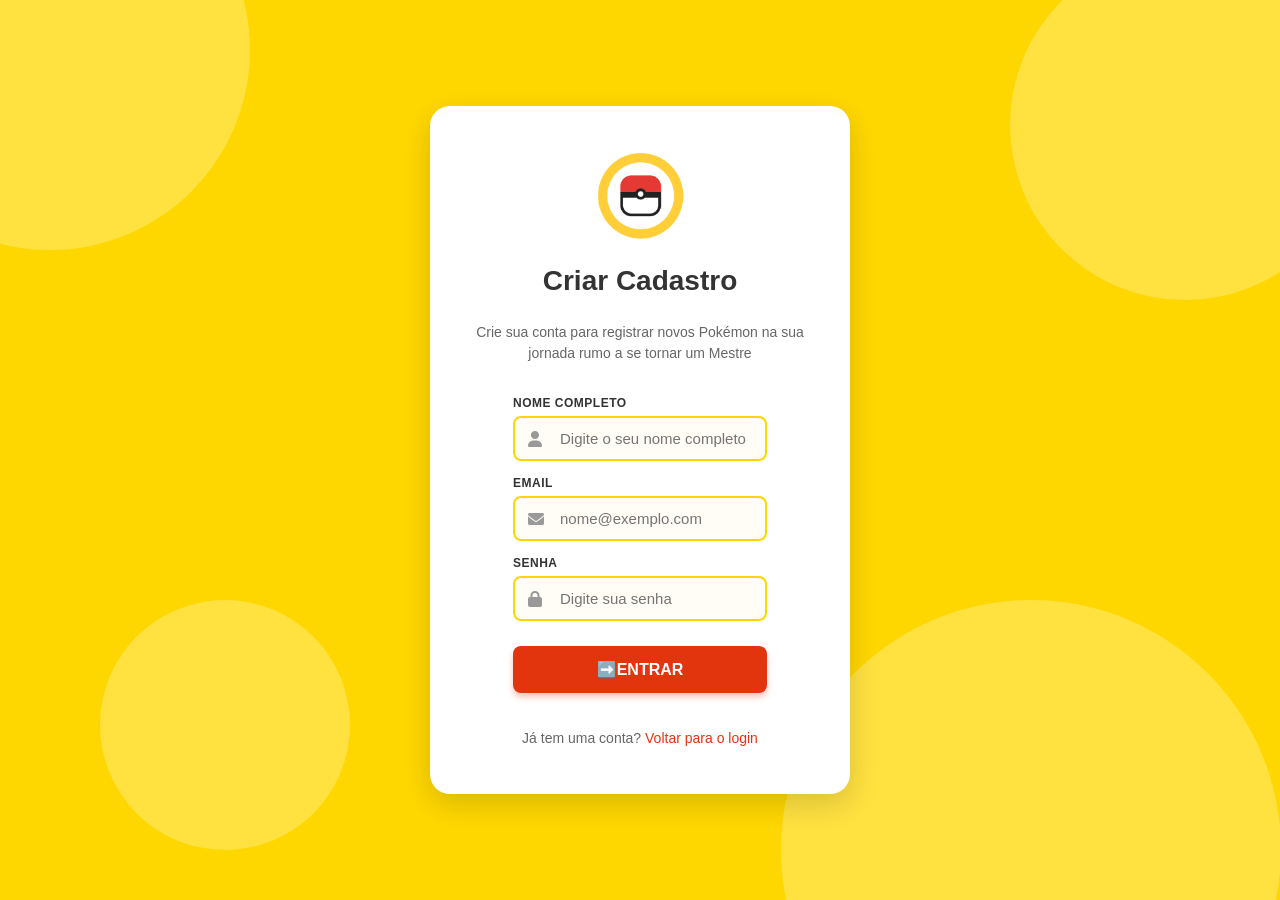
<file: pokedex/src/main/webapp/cadastro.html>
<!DOCTYPE html>
<html lang="en">
<head>
    <meta charset="UTF-8">
    <meta name="viewport" content="width=device-width, initial-scale=1.0">
    <title>Document</title>

    <link rel="stylesheet" href="https://cdnjs.cloudflare.com/ajax/libs/font-awesome/6.0.0-beta3/css/all.min.css">

    <link rel="stylesheet" href="login.css">

</head>
<body>

    <!-- CÍRCULOS DECORATIVOS -->
     <div class="circulo circulo-1"></div>
     <div class="circulo circulo-2"></div>
     <div class="circulo circulo-3"></div>
     <div class="circulo circulo-4"></div>

    <main id="cadastro_usuario" class="cadastro_usuario">
        <div id="form_login" class="form_login">


            <div class="pokebola-container">
                <img src="img/pokebola.png" alt="Pokébola" class="pokebola-img">
            </div>

            <h1>Criar Cadastro</h1>
            <p>Crie sua conta para registrar novos Pokémon na sua jornada rumo a se tornar um Mestre</p>

            <form action="/cadastro" method="post">

                    <label for="nome" class="cadastro_nome">NOME COMPLETO</label>
                    <div class="input-group">
                        <i class="fa-solid fa-user"></i>
                        <input type="text" id="nome" name="nome" placeholder="Digite o seu nome completo" required>
                    </div>
                    
                    <label for="email" class="cadastro_email">EMAIL</label>
                    <div class="input-group">
                        <i class="fa-solid fa-envelope"></i>
                        <input type="email" id="email" name="email" placeholder="nome@exemplo.com" required>
                    </div>
                    
                    <label for="senha" class="cadastro_senha">SENHA</label>
                    <div class="input-group">
                        <i class="fa-solid fa-lock"></i>
                        <input type="password" id="senha" name="senha" placeholder="Digite sua senha" required>
                    </div>   

                <button type="submit" id="botao_Entrar">➡️Entrar</button>
                
            </form>

            <p>Já tem uma conta? <a href="login.html">Voltar para o login</a></p>
        </div>
    </main>
</body>
</html>
</file>
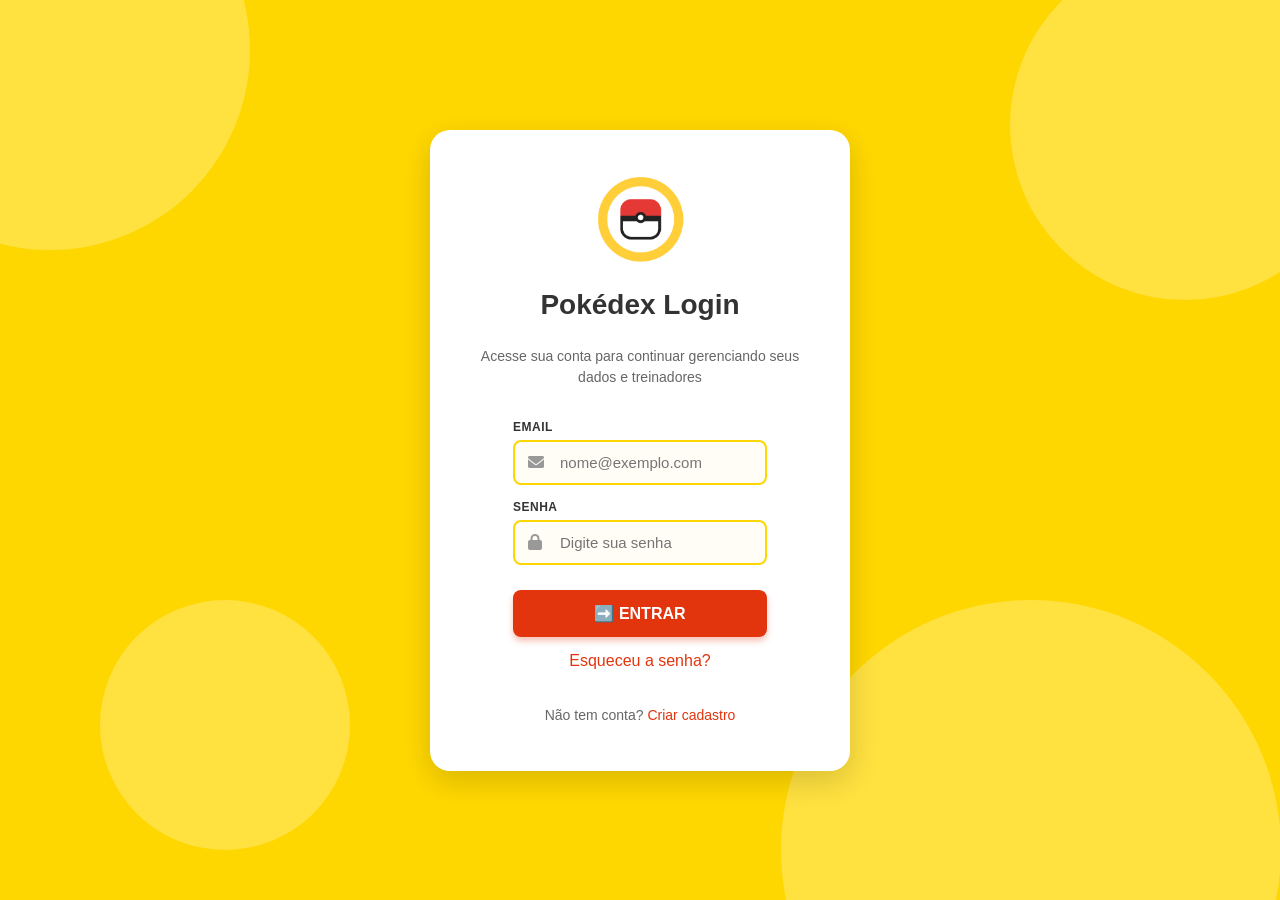
<file: pokedex/src/main/webapp/login.html>
<!DOCTYPE html>
<html lang="pt-br">
<head>
    <meta charset="UTF-8">
    <meta name="viewport" content="width=device-width, initial-scale=1.0">
    <title>Login - Pokédex</title>

    <link rel="stylesheet" href="https://cdnjs.cloudflare.com/ajax/libs/font-awesome/6.0.0-beta3/css/all.min.css">

    <link rel="stylesheet" href="login.css">

</head>
<body>

    <!-- CÍRCULOS DECORATIVOS -->
     <div class="circulo circulo-1"></div>
     <div class="circulo circulo-2"></div>
     <div class="circulo circulo-3"></div>
     <div class="circulo circulo-4"></div>

    <main id="principal_login" class="principal_login">
        <div id="form_login" class="form_login">

            <div class="pokebola-container">
                <img src="img/pokebola.png" alt="Pokébola" class="pokebola-img">
            </div>

            <h1>Pokédex Login</h1>
            <p>Acesse sua conta para continuar gerenciando seus dados e treinadores</p>

            <form action="/login" method="POST">
    
                <label for="email" class="Escrito_email">EMAIL</label>
                <div class="input-group">
                    <i class="fa-solid fa-envelope"></i>
                    <input type="email" id="email" name="email" placeholder="nome@exemplo.com" required>
                </div>

                <label for="senha" class="Escrito_senha">SENHA</label>
                <div class="input-group">
                    <i class="fa-solid fa-lock"></i>
                    <input type="password" id="senha" name="senha" placeholder="Digite sua senha" required>
                </div>

            <button type="submit" id="botao_Entrar">➡️ Entrar</button>

            </form>
            
            <a href="#">Esqueceu a senha?</a>

            <p>
                Não tem conta? <a href="cadastro.html">Criar cadastro</a>
            </p>

        </div>
    </main>
</body>
</html>
</file>
<file: pokedex/src/main/webapp/login.css>
* {
    margin: 0;
    padding: 0;
    box-sizing: border-box;
}

body {
    font-family: 'Segoe UI', Tahoma, Geneva, Verdana, sans-serif;
    min-height: 100vh;
    background-color: #FFD700;
    display: flex;
    justify-content: center;
    align-items: center;
}

.form_login {
    background-color: white;
    display: flex;
    flex-direction: column;
    justify-content: center;
    align-items: center;
    gap: 15px;
    padding: 40px;
    border-radius: 20px;
    box-shadow: 0 10px 30px rgba(0, 0, 0, 0.15);
    width: 100%;
    max-width: 420px;
    /* REMOVA height: 100vh e border: 2px solid black */
}

.input-group {
    position: relative;
    width: 100%;
    margin-bottom: 15px;
}

.input-group i {
    position: absolute;
    left: 15px;                     /* Distância da borda esquerda*/
    top: 50%;                       /* Centraliza verticalmente */
    transform: translateY(-50%);    /* Ajuste fino para centralizar */
    color: #999;                  /* Cor do ícone (cinza) */
    font-size: 16px;                /* Tamanho do ícone */
    pointer-events: nome;           /* O clique "atravessa" o ícone */
}

.input-group input {
    width: 100%;
    padding: 12px 15px 12px 45px; /* <- 45px á esquerda para o ícone*/
    border: 2px solid #FFD700;  /* Borda amarela */
    border-radius: 8px;
    font-size: 15px;
    background-color: #FFFDF5;
    outline: none;
    transition: border-color 0.3s;
}

.input-group input:focus {
    border-color: #FFA500;         /* Muda a cor quando focado */
    background-color: #FFFFFF;
}

.circulo {
    position: fixed;            /*Fica fixo no fundo */
    border-radius: 50%;         /* Torna o elemento um círculo */
    background-color: rgba(255, 255, 255, 0.25);    /*Branco com transparência*/
    z-index: -1;                /*Fica atrás do card*/               
}

/* Círculo 1 - Canto superior esquerdo */
.circulo-1 {
    width: 400px;
    height: 400px;
    top: -150px;
    left: -150px;
}

/* Círculo 2 - Canto inferior direito */
.circulo-2 {
    width: 500px;
    height: 500px;
    bottom: -200px;
    right: -1px;
}

/* Círculo 3 - Meio inferior esquerdo (menor) */
.circulo-3 {
    width: 250px;
    height: 250px;
    bottom: 50px;
    left: 100px;
}

.circulo-4 {
    width: 350px;
    height: 350px;
    bottom: 600px;
    right: -80px;
}

.pokebola-img {
    width: 100px;
    height: 100px;
    object-fit: contain;
}

button[type="submit"] {
    width: 100%;
    padding: 14px;
    background-color: #E3350D;       /* Vermelho Pokémon */
    color: white;
    border: none;
    border-radius: 8px;
    font-size: 16px;
    font-weight: bold;
    text-transform: uppercase;
    cursor: pointer;
    transition: all 0.3s;
    margin-top: 10px;
    box-shadow: 0 4px 6px rgba(227, 53, 13, 0.3);
}

button[type="submit"]:hover {
    background-color: #C42B0A;       /* Vermelho mais escuro no hover */
    transform: translateY(-2px);
    box-shadow: 0 6px 10px rgba(227, 53, 13, 0.4);
}

button[type="submit"]:active {
    transform: translateY(0);
    box-shadow: 0 2px 4px rgba(227, 53, 13, 0.3);
}

h1 {
    color: #333;
    font-size: 28px;
    margin-bottom: 10px;
    text-align: center;
}

.form_login p,
.form_cadastro p {
    color: #666;
    font-size: 14px;
    line-height: 1.5;
    text-align: center;
    margin-bottom: 5px;
}

label {
    display: block;
    color: #333;
    font-size: 12px;
    font-weight: bold;
    text-transform: uppercase;
    letter-spacing: 0.5px;
    margin-bottom: 6px;
    margin-top: 12px;
    text-align: left;
    width: 100%;
}

a {
    color: #E3350D;
    text-decoration: none;
    font-weight: 500;
    transition: color 0.3s;
}

a:hover {
    color: #C42B0A;
    text-decoration: underline;
}

/* Parágrafos com links (ex: "Não tem conta?") */
.form_login > p:last-child,
.form_cadastro > p:last-child {
    margin-top: 20px;
    font-size: 14px;
    color: #666;
}
</file>
